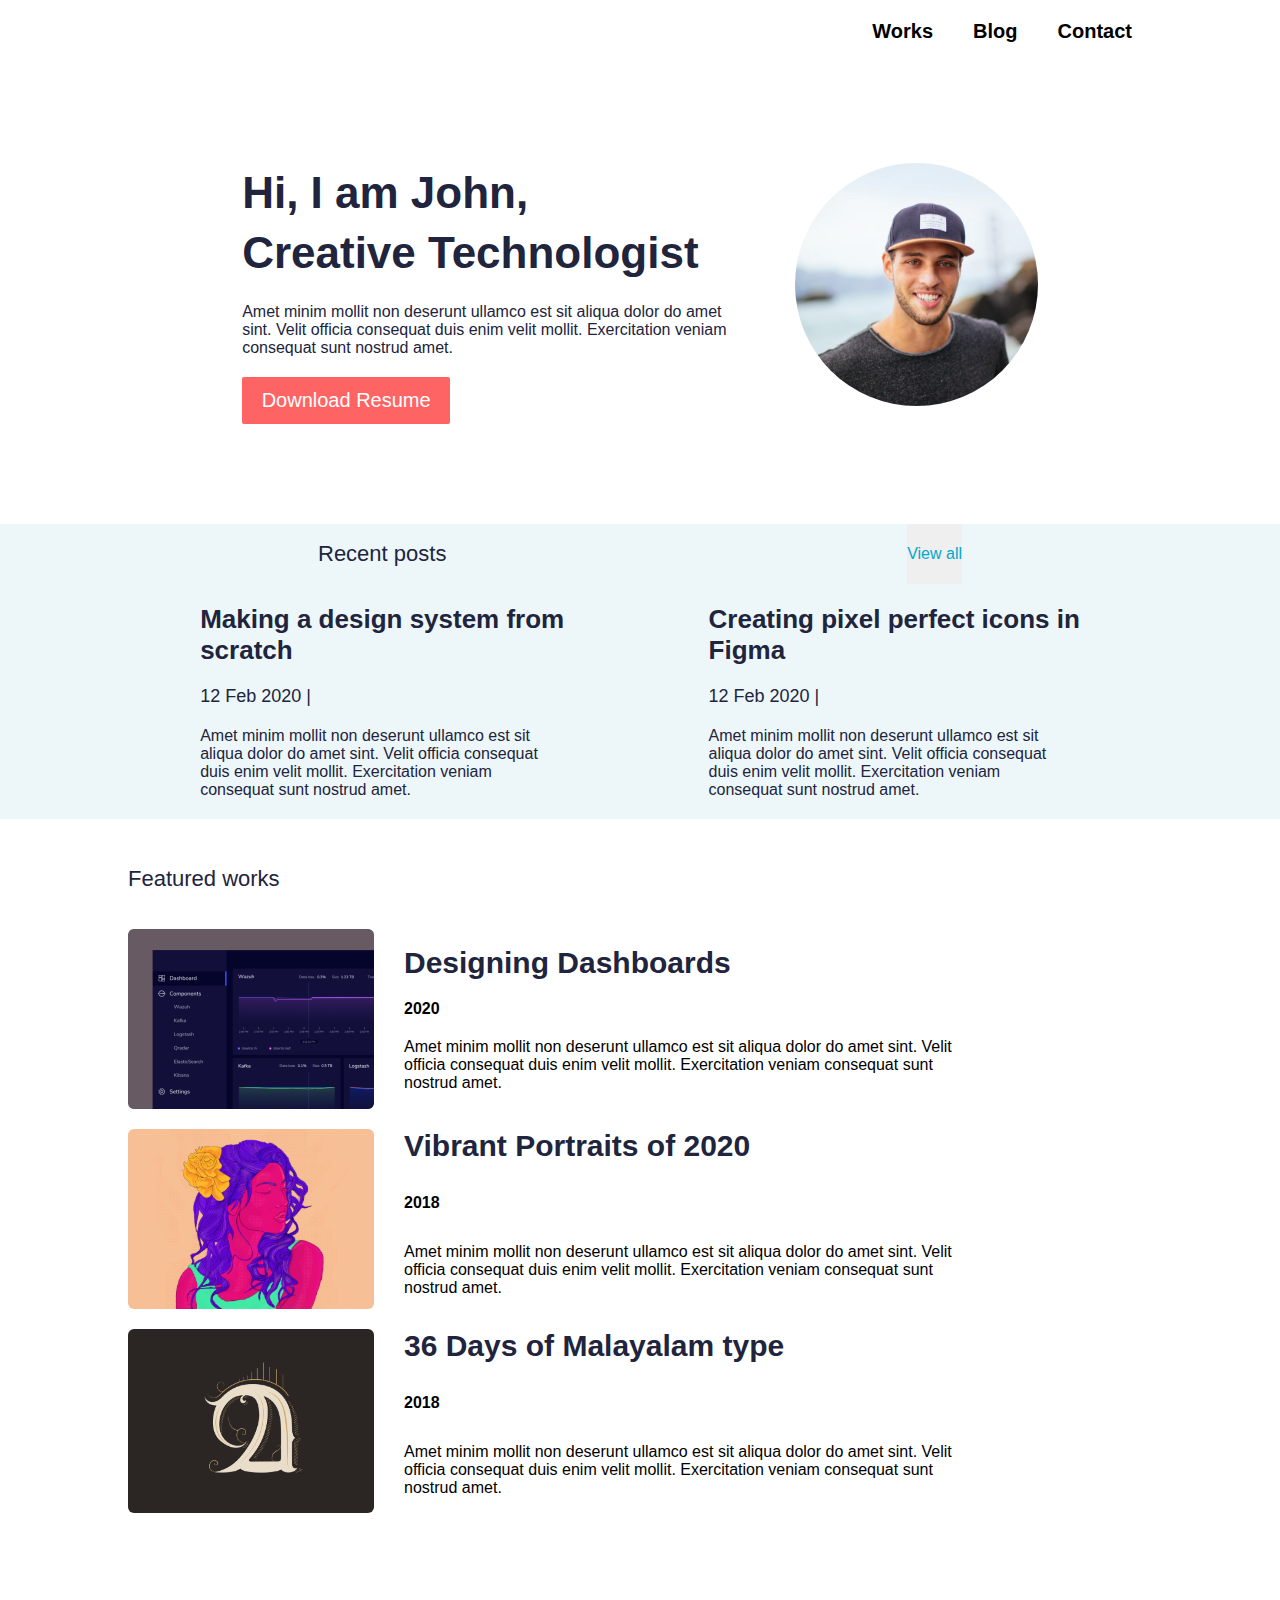
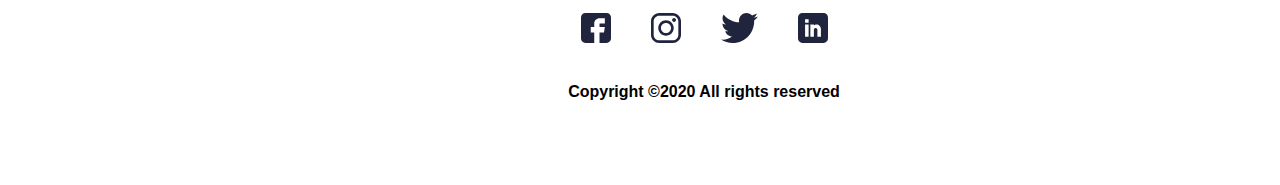
<file: index.html>
<!DOCTYPE html>
<html lang="en">
<head>
    <meta charset="UTF-8">
    <meta http-equiv="X-UA-Compatible" content="IE=edge">
    <meta name="viewport" content="width=device-width, initial-scale=1.0">
    <title>Document</title>
    <link rel="stylesheet" href="./style.css">
</head>
<body>
   <header id="header">
    <div class="container">
        <div class="header">
            <a href="./John-works/john-works.html">Works</a>
            <a href="./John-blog/john-blog.html">Blog</a>
            <a href="#">Contact</a>
        </div>
    </div>
   </header>
   <section id="john">
    <div class="container">
        <div class="john">
            <div class="john-left">
                <h1>Hi, I am John, <br>
                    Creative Technologist</h1>
                    <p>
                        Amet minim mollit non deserunt ullamco est sit aliqua dolor do amet <br> sint. Velit officia consequat duis enim velit mollit. Exercitation veniam <br> consequat sunt nostrud amet.
                    </p>
                    <button>
                        Download Resume
                    </button>
            </div>
            <div class="john-right">
                <img src="/Ellipse 1 (1).svg" alt="">
            </div>
        </div>
    </div>
   </section>
 
   <section id="resent">
    
  
    <div class="container">
        <div class="resent-post">
            <h3>
                Recent posts
               </h3>
               <button>
                View all
               </button>
          </div>
        <div class="recent">
        <div class="left">
            <h2>
                Making a design system from <br> scratch
            </h2>
            <h3>
                12 Feb 2020 | 
            
            </h3>
            <p>
                Amet minim mollit non deserunt ullamco est sit <br> aliqua dolor do amet sint. Velit officia consequat <br> duis enim velit mollit. Exercitation veniam <br> consequat sunt nostrud amet.
            </p>
        </div>
        <div class="right">
            <h2>
                Creating pixel perfect icons in <br> Figma
            </h2>
            <h3>
                12 Feb 2020 |
            </h3>  <p>
                Amet minim mollit non deserunt ullamco est sit <br> aliqua dolor do amet sint. Velit officia consequat <br> duis enim velit mollit. Exercitation veniam <br> consequat sunt nostrud amet.
            </p>

        </div>

      

        </div>
    </div>
   </section>
   <section id="future">
    <div class="container">
        <div class="future">
            <h1 class="h1">
                Featured works
            </h1>
            <div class="design1">
                <img src="./img1.png" alt="">
                <div class="design-right">    
                    <h2>
                        Designing Dashboards
                    </h2>
                    <h4>
                        2020
                    </h4>
                    <p>
                        Amet minim mollit non deserunt ullamco est sit aliqua dolor do amet sint. Velit <br> officia consequat duis enim velit mollit. Exercitation veniam consequat sunt <br> nostrud amet.
                    </p>

                </div>
            </div>
                <div class="design2">
                    <img src="/img2.svg" alt="">
                    <div class="design-right2">
                        <h2>
                            Vibrant Portraits of 2020
                        </h2>
                        <h3>
                            2018
                        </h3>
                        <p>
                            Amet minim mollit non deserunt ullamco est sit aliqua dolor do amet sint. Velit <br> officia consequat duis enim velit mollit. Exercitation veniam consequat sunt <br> nostrud amet.
                        </p>
                    </div>
                </div>
                <div class="design3">
                    <img src="/img3.svg" alt="">
                    <div class="design-right3">
                        <h2>
                            36 Days of Malayalam type
                        </h2>
                        <h3>
                            2018
                        </h3>
                        <p>
                            Amet minim mollit non deserunt ullamco est sit aliqua dolor do amet sint. Velit <br> officia consequat duis enim velit mollit. Exercitation veniam consequat sunt <br> nostrud amet.
                        </p>
                    </div>
                </div>
                

        </div>
    </div>
   </section>
   <footer id="footer">
    <div class="container">
        <div class="footer">
          <div class="footer-logo">
            <img src="/facebook.svg" alt="">
            <img src="/insta.svg" alt="">
            <img src="/twitter.svg" alt="">
            <img src="/Linkedin.svg" alt="">
          </div>
            <h4>
                Copyright ©2020 All rights reserved 
            </h4>
        </div>
    </div>
   </footer>
</body>
</html>
</file>
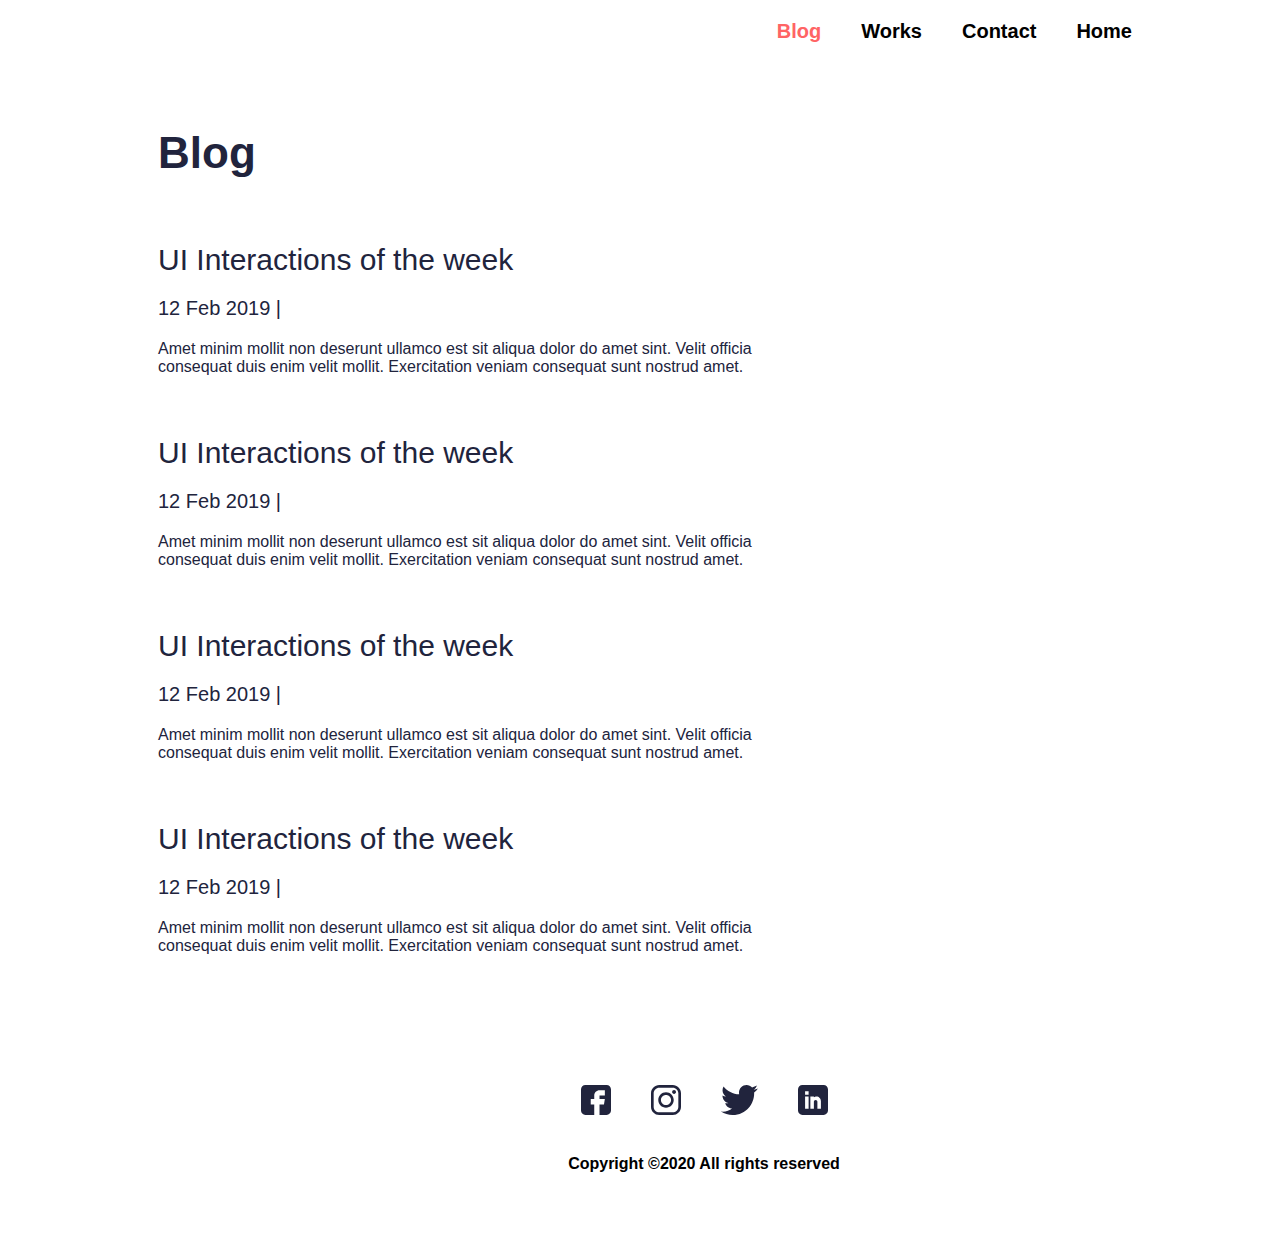
<file: John-blog/john-blog.html>
<!DOCTYPE html>
<html lang="en">
<head>
    <meta charset="UTF-8">
    <meta http-equiv="X-UA-Compatible" content="IE=edge">
    <meta name="viewport" content="width=device-width, initial-scale=1.0">
    <title>Document</title>
    <link rel="stylesheet" href="./john-blog.css">
</head>
<body>
    <header id="header">
        <div class="container">
            <div class="header">
                <span><a href="#">Blog</a></span>
                <a href="../John-works/john-works.html">Works</a>
                <a href="#">Contact</a>
                <a href="../index.html">Home</a>
            </div>
        </div>
       </header>
       <section id="blog">
        <div class="container">
            <div class="blog">
                <h1>
                    Blog
                </h1>
                <div class="ui-info">
                    <h2>
                        UI Interactions of the week
                    </h2>
                    <h3>
                        12 Feb 2019 |
                    </h3>
                    <p>
                        Amet minim mollit non deserunt ullamco est sit aliqua dolor do amet sint. Velit officia <br> consequat duis enim velit mollit. Exercitation veniam consequat sunt nostrud amet.
                    </p>
                </div>
                <div class="ui-info">
                    <h2>
                        UI Interactions of the week
                    </h2>
                    <h3>
                        12 Feb 2019 |
                    </h3>
                    <p>
                        Amet minim mollit non deserunt ullamco est sit aliqua dolor do amet sint. Velit officia <br> consequat duis enim velit mollit. Exercitation veniam consequat sunt nostrud amet.
                    </p>
                </div>
                <div class="ui-info">
                    <h2>
                        UI Interactions of the week
                    </h2>
                    <h3>
                        12 Feb 2019 |
                    </h3>
                    <p>
                        Amet minim mollit non deserunt ullamco est sit aliqua dolor do amet sint. Velit officia <br> consequat duis enim velit mollit. Exercitation veniam consequat sunt nostrud amet.
                    </p>
                </div>
                <div class="ui-info">
                    <h2>
                        UI Interactions of the week
                    </h2>
                    <h3>
                        12 Feb 2019 |
                    </h3>
                    <p>
                        Amet minim mollit non deserunt ullamco est sit aliqua dolor do amet sint. Velit officia <br> consequat duis enim velit mollit. Exercitation veniam consequat sunt nostrud amet.
                    </p>
                </div>
            </div>
        </div>
       </section>
       <footer id="footer">
        <div class="container">
            <div class="footer">
              <div class="footer-logo">
                <img src="/facebook.svg" alt="">
                <img src="/insta.svg" alt="">
                <img src="/twitter.svg" alt="">
                <img src="/Linkedin.svg" alt="">
              </div>
                <h4>
                    Copyright ©2020 All rights reserved 
                </h4>
            </div>
        </div>
       </footer>
</body>
</html>
</file>
<file: style.css>
* {
    padding: 0;
    margin: 0;
    font-family: sans-serif;
}

a {
    text-decoration: none;
}
body button {
    border: none;
}
.container {
    width: 80%;
    margin: 0 auto;
}
#header {
    padding: 20px 0;
}
.header  {
    display: flex;
    justify-content: end;

}
.header a {
    color: #000;
text-align: right;
font-size: 20px;
font-weight: 700;
margin: 0 20px;
transition: .3s;
}
.header span {
    color: var(--Primary, #FF6464);
}
.header a:hover {
   font-size: 22px ;
  
}
/* header */



/* JOHN */
#john {
    padding: 100px;
}
.john {
    display: flex;
    justify-content: space-around;
}

.john-left h1 {
    color: var(--Dark-Color, #21243D);
font-size: 44px;
font-weight: 700;
line-height: 60px; /* 136.364% */
}
.john-left p {
    color: var(--Dark-Color, #21243D);
font-size: 16px;
font-weight: 400;
margin: 20px 0;

}
.john-left button {
    border-radius:2px;
background: var(--Primary, #FF6464);
width: 208px;
height: 47px;
flex-shrink: 0;
color: #FFF;
font-size: 20px;
font-weight: 500;
}


/* RECENT */
#resent {
    background: #EDF7FA;
}
.resent-post {
    display: flex;
    justify-content: space-between;
    background: #EDF7FA;

}
.resent-post h3 {
    color: var(--Dark-Color, #21243D);
font-size: 22px;
font-weight: 400;
line-height: 60px; /* 272.727% */
margin: 0 190px;
}
.resent-post button {
    color: var(--Secondry, #00A8CC);

font-size: 16px;
font-weight: 400;
margin-right:  190px;
}

.recent {
    display: flex;
    justify-content: space-around;
    padding: 20px 0;
    background: #EDF7FA;
}
.left h2 {
    color: var(--Dark-Color, #21243D);
font-size: 26px;
font-weight: 700;
}
.left h3 {
    color: var(--Dark-Color, #21243D);
font-size: 18px;
font-weight: 400;
margin: 20px 0;
}
.left p{
    color: var(--Dark-Color, #21243D);
font-size: 16px;
font-weight: 400;
}
.right h2 {
    color: var(--Dark-Color, #21243D);
font-size: 26px;
font-weight: 700;
}
.right h3 {
     color: var(--Dark-Color, #21243D);
font-size: 18px;
font-weight: 400;
margin: 20px 0;
}
.right p{
    color: var(--Dark-Color, #21243D);
font-size: 16px;
font-weight: 400;
}

/* FUTURE */
.future {
    padding: 30px 0;
}

.h1 {
    color: var(--Dark-Color, #21243D);
font-size: 22px;
font-weight: 400;
line-height: 60px; /* 272.727% */
}
.design1 {
    display: flex;
    align-items: center;
    margin: 20px 0;

}
.design-right {
    display: flex;
    flex-direction: column;
    gap: 20px;
    margin: 0 30px;
}
.design-right h2 {
color: var(--Dark-Color, #21243D);
font-size: 30px;
font-weight: 700;

}
.design-right h3 {
    color: #FFF;
font-size: 18px;
font-weight: 900;
line-height: 60px; /* 333.333% */
background: #21243D;
}
.design2 {
 display: flex;
 margin: 20px 0;

}
.design-right2{
 display: flex;
    flex-direction: column;
    gap: 10px;
    margin: 0 30px
}
.design-right2 h2 {
    color: var(--Dark-Color, #21243D);
font-size: 30px;
font-weight: 700;
}
.design-right2 h3{
color: #000000;
font-size: 16px;
font-weight: 600;
line-height: 60px; /* 333.333% */
}
.design3 {
    display: flex;
}
.design-right3 {
   display: flex;
    flex-direction: column;
    gap: 10px;
    margin: 0 30px  
}
.design-right3 h2 {
    color: var(--Dark-Color, #21243D);
font-size: 30px;
font-weight: 700;
}
.design-right3 h3 {
color: #000000;
font-size: 16px;
font-weight: 600;
line-height: 60px; /* 333.333% */
}


/* FOOTER */
.footer {
    width: 1152px;
height: 182px;
flex-shrink: 0;
text-align: center;
background: #FFF;
border-top: #21243D;
padding: 30px 0;
}
.footer-logo{
    display: flex;
    justify-content: center;align-items: center;
    padding: 40px;
  
}
.footer-logo img {
    margin: 0 20px;
}
</file>
<file: John-blog/john-blog.css>
* {
    padding: 0;
    margin: 0;
    font-family: sans-serif;
}

a {
    text-decoration: none;
}
body button {
    border: none;
}
.container {
    width: 80%;
    margin: 0 auto;
}
#header {
    padding: 20px 0;
}
.header  {
    display: flex;
    justify-content: end;

}
.header span a {
    color: var(--Primary, #FF6464);
font-size: 20px;
font-weight: 700;
}
.header a {
    color: #000;
text-align: right;
font-size: 20px;
font-weight: 700;
margin: 0 20px;
}
/* header */

 /* BLOG */
 .blog {
    margin: 60px 30px;
 }
.blog h1 {
color: var(--Dark-Color, #21243D);
font-size: 44px;
font-weight: 700;
line-height: 60px; /* 136.364% */
}
.ui-info {
    margin: 60px 0;
}
.blog h2 {
color: var(--Dark-Color, #21243D);
font-size: 30px;
font-weight: 500;
}
.blog h3 {
color: var(--Dark-Color, #21243D);
font-size: 20px;
font-weight: 400;
margin: 20px 0;
}
 .blog p {
  color: var(--Dark-Color, #21243D);
font-size: 16px;
font-weight: 400;
 }

 /* FOOTER */
.footer {
    width: 1152px;
height: 182px;
flex-shrink: 0;
text-align: center;
background: #FFF;
border-top: #21243D;
padding: 30px 0;
}
.footer-logo{
    display: flex;
    justify-content: center;align-items: center;
    padding: 40px;
  
}
.footer-logo img {
    margin: 0 20px;
}
</file>
